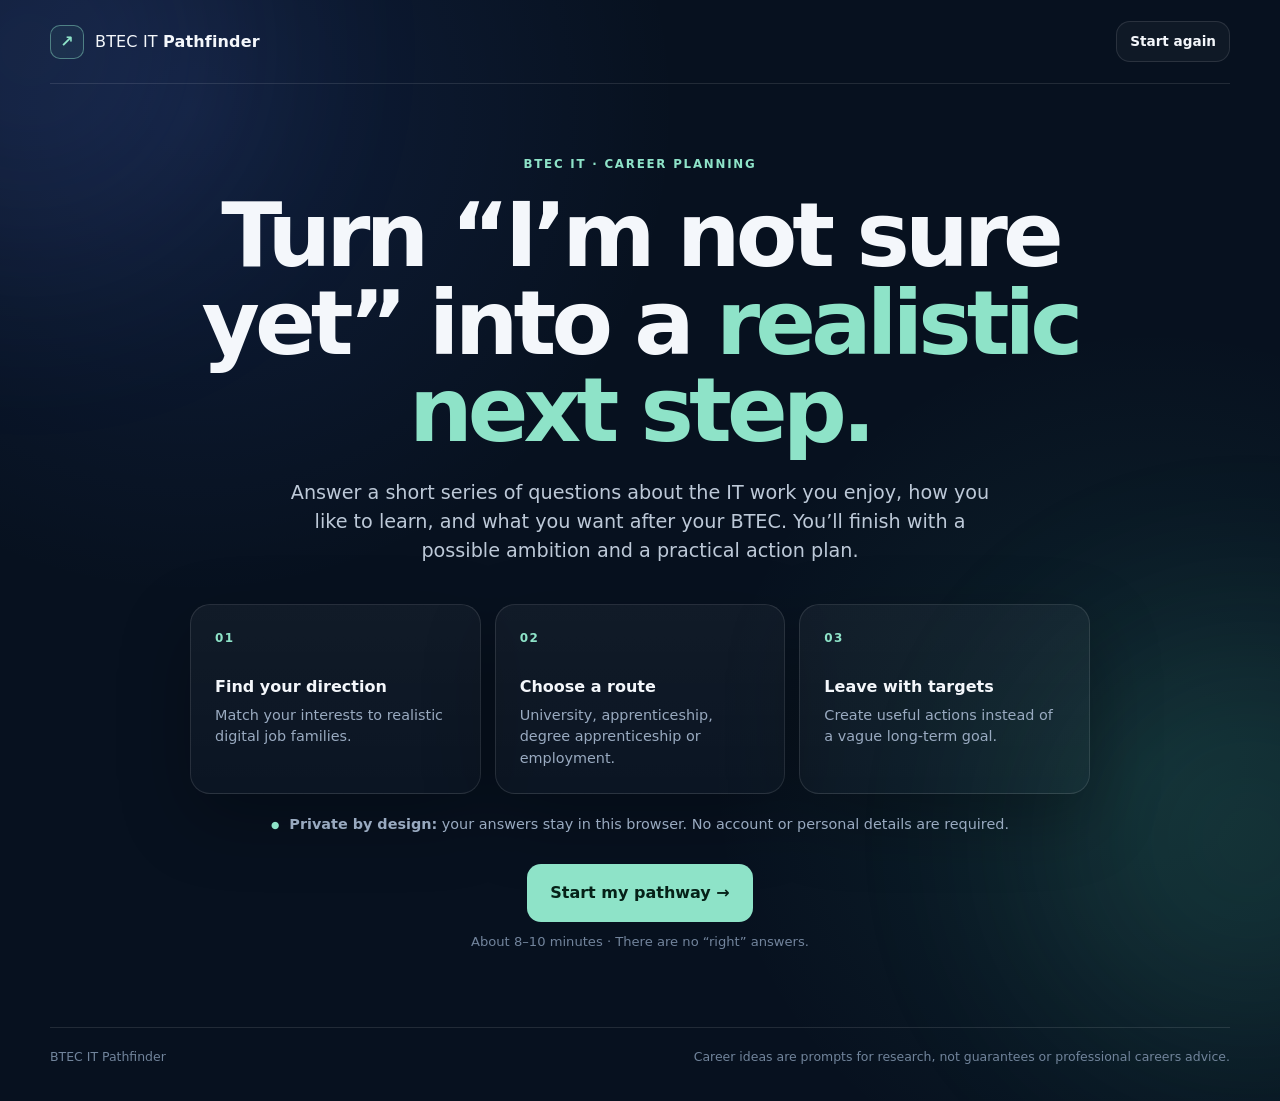
<file: index.html>
<!DOCTYPE html>
<html lang="en-GB">
<head>
  <meta charset="UTF-8" />
  <meta name="viewport" content="width=device-width, initial-scale=1.0" />
  <meta name="description" content="A BTEC IT career ambition and target-setting quiz." />
  <title>BTEC IT Pathfinder</title>
  <link rel="stylesheet" href="styles.css" />
</head>
<body>
  <div class="bg-orb orb-one"></div>
  <div class="bg-orb orb-two"></div>

  <header class="topbar">
    <a class="brand" href="#" aria-label="BTEC IT Pathfinder home">
      <span class="brand-mark" aria-hidden="true">↗</span>
      <span>BTEC IT <strong>Pathfinder</strong></span>
    </a>
    <button class="ghost-btn small" id="resetTop" type="button">Start again</button>
  </header>

  <main class="shell">
    <section id="welcomeScreen" class="screen active">
      <div class="hero">
        <div class="eyebrow">BTEC IT · CAREER PLANNING</div>
        <h1>Turn “I’m not sure yet” into a <span>realistic next step.</span></h1>
        <p class="hero-copy">
          Answer a short series of questions about the IT work you enjoy, how you like to learn,
          and what you want after your BTEC. You’ll finish with a possible ambition and a practical action plan.
        </p>

        <div class="feature-grid">
          <article class="mini-card">
            <div class="mini-icon">01</div>
            <h3>Find your direction</h3>
            <p>Match your interests to realistic digital job families.</p>
          </article>
          <article class="mini-card">
            <div class="mini-icon">02</div>
            <h3>Choose a route</h3>
            <p>University, apprenticeship, degree apprenticeship or employment.</p>
          </article>
          <article class="mini-card">
            <div class="mini-icon">03</div>
            <h3>Leave with targets</h3>
            <p>Create useful actions instead of a vague long-term goal.</p>
          </article>
        </div>

        <div class="privacy-note">
          <span aria-hidden="true">●</span>
          <p><strong>Private by design:</strong> your answers stay in this browser. No account or personal details are required.</p>
        </div>

        <button id="startBtn" class="primary-btn hero-btn" type="button">
          Start my pathway
          <span aria-hidden="true">→</span>
        </button>
        <p class="microcopy">About 8–10 minutes · There are no “right” answers.</p>
      </div>
    </section>

    <section id="quizScreen" class="screen">
      <div class="quiz-layout">
        <aside class="progress-panel">
          <div>
            <div class="eyebrow">YOUR PROGRESS</div>
            <div class="progress-number"><span id="progressCurrent">1</span><small>/ <span id="progressTotal">12</span></small></div>
          </div>
          <div class="progress-track" aria-hidden="true">
            <div id="progressFill" class="progress-fill"></div>
          </div>
          <p id="progressStage" class="stage-label">Starting point</p>
          <div class="stage-list">
            <div class="stage-item active" data-stage="0"><span></span>Starting point</div>
            <div class="stage-item" data-stage="1"><span></span>Your interests</div>
            <div class="stage-item" data-stage="2"><span></span>How you work</div>
            <div class="stage-item" data-stage="3"><span></span>Your next step</div>
          </div>
        </aside>

        <div class="question-card">
          <div id="questionTag" class="question-tag">QUESTION 1</div>
          <h2 id="questionText">Question text</h2>
          <p id="questionHelp" class="question-help"></p>
          <div id="options" class="options" role="group" aria-label="Answer options"></div>
          <div id="validation" class="validation" aria-live="polite"></div>
          <div class="question-nav">
            <button id="backBtn" class="ghost-btn" type="button">← Back</button>
            <button id="nextBtn" class="primary-btn" type="button">Continue →</button>
          </div>
        </div>
      </div>
    </section>

    <section id="resultsScreen" class="screen">
      <div class="results-head">
        <div class="eyebrow">YOUR PATHWAY IDEAS</div>
        <h1>Here are three directions worth exploring.</h1>
        <p>
          These are starting points, not labels. Read the matches, choose the one that feels most useful,
          then turn it into your own ambition.
        </p>
      </div>

      <div id="roleCards" class="role-grid"></div>

      <div class="route-panel">
        <div>
          <div class="eyebrow">ROUTE MATCH</div>
          <h2 id="routeTitle"></h2>
          <p id="routeCopy"></p>
        </div>
        <div class="route-score">
          <span id="routeBadge"></span>
          <small>suggested starting route</small>
        </div>
      </div>

      <div class="source-note">
        <strong>Before deciding:</strong> use current entry requirements and vacancies, not this quiz alone.
        The links at the end take you to official UK careers, university and apprenticeship research.
      </div>

      <div class="results-actions">
        <button id="editAnswersBtn" class="ghost-btn" type="button">← Review answers</button>
        <button id="buildPlanBtn" class="primary-btn" type="button">Build my action plan →</button>
      </div>
    </section>

    <section id="planScreen" class="screen">
      <div class="plan-head">
        <div>
          <div class="eyebrow">MY ACTION PLAN</div>
          <h1>Make the ambition yours.</h1>
          <p>Select a suggested role or write your own. Then edit any target so the plan is genuinely achievable for you.</p>
        </div>
        <div class="plan-status">
          <span>✓</span>
          <strong>Quiz complete</strong>
        </div>
      </div>

      <div class="plan-grid">
        <section class="plan-card ambition-card">
          <div class="section-kicker">01 · AMBITION</div>
          <label for="ambitionInput">My current ambition is:</label>
          <textarea id="ambitionInput" rows="4"></textarea>
          <p class="field-help">It is fine for this to change. A useful ambition is specific enough to research, but not so narrow that it closes off alternatives.</p>

          <div class="pathway-ladder">
            <div class="ladder-step current">
              <span>NOW</span>
              <strong>BTEC IT</strong>
            </div>
            <div class="ladder-line"></div>
            <div class="ladder-step">
              <span>NEXT</span>
              <strong id="ladderNext">Build skills & evidence</strong>
            </div>
            <div class="ladder-line"></div>
            <div class="ladder-step">
              <span>AFTER BTEC</span>
              <strong id="ladderRoute">Chosen route</strong>
            </div>
            <div class="ladder-line"></div>
            <div class="ladder-step target">
              <span>DIRECTION</span>
              <strong id="ladderRole">Role family</strong>
            </div>
          </div>
        </section>

        <section class="plan-card target-card">
          <div class="target-head">
            <div>
              <div class="section-kicker">02 · TARGETS</div>
              <h2>My next five actions</h2>
            </div>
            <button id="refreshTargets" class="text-btn" type="button">Regenerate suggestions</button>
          </div>
          <div id="targetList" class="target-list"></div>
        </section>
      </div>

      <section class="plan-card reflection-card">
        <div class="section-kicker">03 · REFLECTION</div>
        <div class="reflection-grid">
          <label>
            The target I need to start first is…
            <textarea id="priorityInput" rows="3" placeholder="Which action will make the biggest difference right now?"></textarea>
          </label>
          <label>
            I may need help with…
            <textarea id="supportInput" rows="3" placeholder="A skill, deadline, confidence issue, contact or resource…"></textarea>
          </label>
        </div>
      </section>

      <section class="research-card">
        <div>
          <div class="section-kicker">04 · CHECK IT AGAINST THE REAL WORLD</div>
          <h2>Research before you commit.</h2>
          <p>Compare actual roles, course entry requirements and live apprenticeship opportunities.</p>
        </div>
        <div class="research-links">
          <a href="https://nationalcareers.service.gov.uk/explore-careers/job-sector/digital" target="_blank" rel="noopener">National Careers Service <span>↗</span></a>
          <a href="https://www.ucas.com/explore/search/all" target="_blank" rel="noopener">UCAS course search <span>↗</span></a>
          <a href="https://www.gov.uk/apply-apprenticeship" target="_blank" rel="noopener">Find an apprenticeship <span>↗</span></a>
        </div>
      </section>

      <div class="export-bar">
        <div>
          <strong>Keep a copy of your plan</strong>
          <span>Your work is only stored on this device.</span>
        </div>
        <div class="export-actions">
          <button id="copyBtn" class="ghost-btn" type="button">Copy summary</button>
          <button id="downloadBtn" class="ghost-btn" type="button">Download .txt</button>
          <button id="printBtn" class="primary-btn" type="button">Print / Save PDF</button>
        </div>
      </div>
    </section>
  </main>

  <footer>
    <span>BTEC IT Pathfinder</span>
    <span>Career ideas are prompts for research, not guarantees or professional careers advice.</span>
  </footer>

  <script src="app.js"></script>
</body>
</html>
</file>
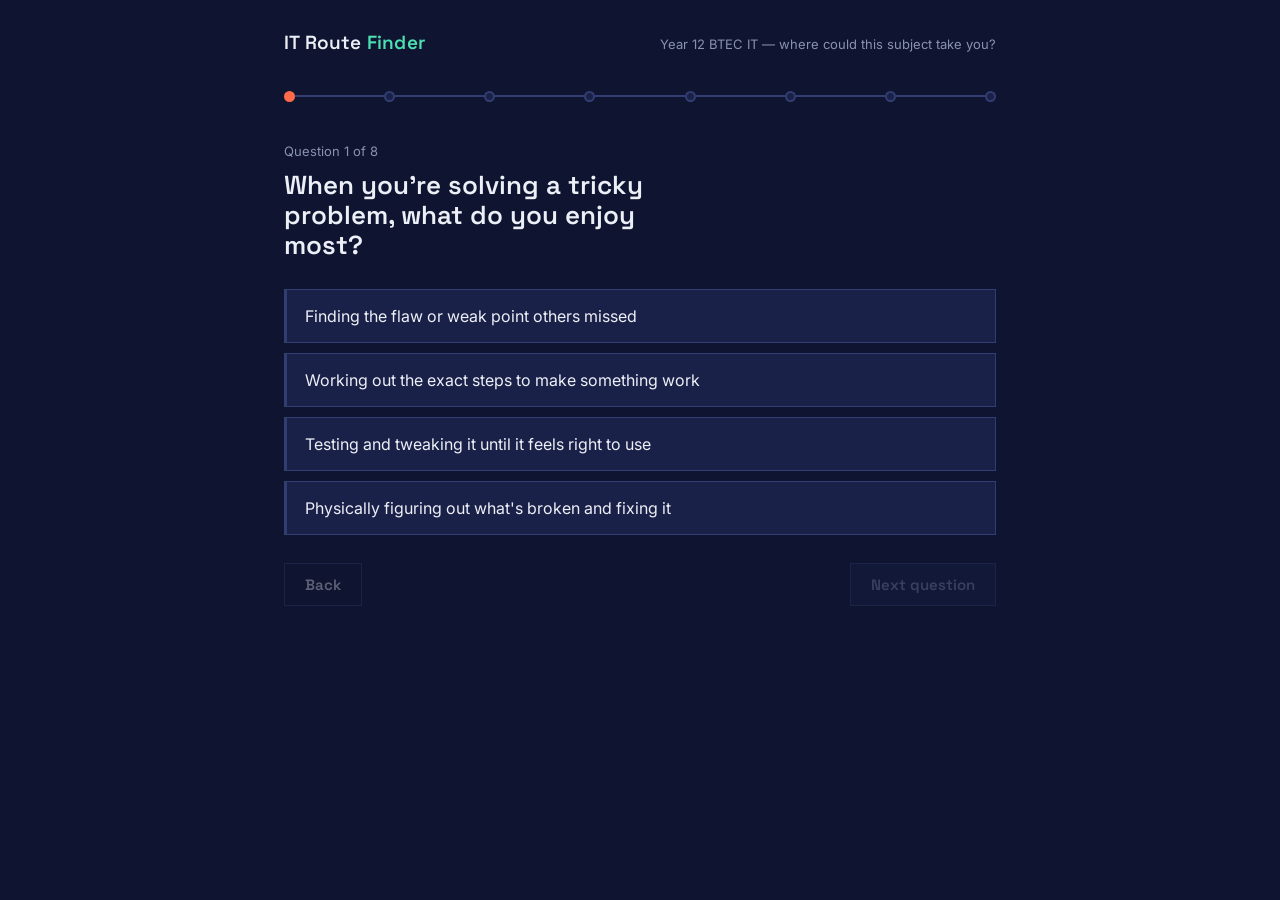
<file: index2.html>
<!DOCTYPE html>
<html lang="en">
<head>
<meta charset="UTF-8">
<meta name="viewport" content="width=device-width, initial-scale=1.0">
<title>IT Route Finder — where could Computing take you?</title>
<link rel="preconnect" href="https://fonts.googleapis.com">
<link rel="preconnect" href="https://fonts.gstatic.com" crossorigin>
<link href="https://fonts.googleapis.com/css2?family=Space+Grotesk:wght@500;600;700&family=Inter:wght@400;500;600&display=swap" rel="stylesheet">
<style>
  :root{
    --bg:#0F1530;
    --panel:#1A2148;
    --panel-hover:#212a58;
    --border:#323d72;
    --teal:#4CE0B3;
    --coral:#FF6B4A;
    --text:#EDEFF7;
    --muted:#8891B0;
    --radius:2px;
  }
  *{box-sizing:border-box;}
  body{
    margin:0;
    background:var(--bg);
    color:var(--text);
    font-family:'Inter',sans-serif;
    line-height:1.5;
    -webkit-font-smoothing:antialiased;
  }
  h1,h2,h3,.display{
    font-family:'Space Grotesk',sans-serif;
    font-weight:600;
    line-height:1.15;
    margin:0;
  }
  .wrap{
    max-width:760px;
    margin:0 auto;
    padding:32px 24px 80px;
  }
  .brand{
    display:flex;
    align-items:baseline;
    justify-content:space-between;
    gap:16px;
    margin-bottom:36px;
  }
  .brand h1{font-size:19px;letter-spacing:0.2px;}
  .brand span{color:var(--teal);}
  .brand small{color:var(--muted);font-size:13px;}

  /* ---- route progress ---- */
  .route{
    display:flex;
    align-items:center;
    margin-bottom:40px;
  }
  .route .seg{
    flex:1;
    height:2px;
    background:var(--border);
    position:relative;
  }
  .route .seg.done{background:var(--teal);}
  .route .node{
    width:11px;height:11px;
    border-radius:50%;
    background:var(--panel);
    border:2px solid var(--border);
    flex:0 0 auto;
  }
  .route .node.done{background:var(--teal);border-color:var(--teal);}
  .route .node.current{border-color:var(--coral);background:var(--coral);}

  .q-counter{color:var(--muted);font-size:13px;margin-bottom:10px;}
  .q-text{font-size:26px;margin-bottom:28px;max-width:22ch;}

  .option{
    display:block;
    width:100%;
    text-align:left;
    background:var(--panel);
    border:1px solid var(--border);
    border-left:3px solid var(--border);
    color:var(--text);
    font-family:'Inter',sans-serif;
    font-size:16px;
    padding:16px 18px;
    margin-bottom:10px;
    cursor:pointer;
    transition:border-color .12s ease, background .12s ease;
  }
  .option:hover{background:var(--panel-hover);border-left-color:var(--teal);}
  .option:focus-visible{outline:2px solid var(--teal);outline-offset:2px;}
  .option.selected{border-left-color:var(--coral);background:var(--panel-hover);}

  .nav-row{
    display:flex;
    justify-content:space-between;
    align-items:center;
    margin-top:28px;
  }
  .btn{
    font-family:'Space Grotesk',sans-serif;
    font-weight:600;
    font-size:15px;
    border:1px solid var(--border);
    background:transparent;
    color:var(--text);
    padding:11px 20px;
    cursor:pointer;
    transition:border-color .12s ease, color .12s ease;
  }
  .btn:hover{border-color:var(--teal);color:var(--teal);}
  .btn:disabled{opacity:0.35;cursor:not-allowed;}
  .btn.primary{
    background:var(--coral);
    border-color:var(--coral);
    color:#171012;
  }
  .btn.primary:hover{border-color:var(--coral);color:#171012;filter:brightness(1.08);}
  .btn.primary:disabled{background:var(--panel);border-color:var(--border);color:var(--muted);}

  /* ---- results ---- */
  .dest-label{color:var(--muted);font-size:13px;margin-bottom:6px;}
  .dest-name{font-size:32px;margin-bottom:6px;}
  .dest-tagline{color:var(--teal);font-size:16px;margin-bottom:18px;font-family:'Space Grotesk',sans-serif;font-weight:500;}
  .dest-blurb{font-size:16px;max-width:58ch;margin-bottom:8px;color:#DADEEE;}
  .close-match{color:var(--muted);font-size:14px;margin-bottom:32px;}
  .close-match strong{color:var(--text);}

  .stage-line{
    display:grid;
    grid-template-columns:repeat(4,1fr);
    gap:8px;
    margin:36px 0 40px;
    position:relative;
  }
  .stage-line::before{
    content:"";
    position:absolute;
    top:5px;left:5%;right:5%;
    height:2px;
    background:var(--border);
    z-index:0;
  }
  .stage{position:relative;z-index:1;}
  .stage .dot{width:12px;height:12px;border-radius:50%;background:var(--teal);margin-bottom:10px;}
  .stage .stage-label{font-family:'Space Grotesk',sans-serif;font-weight:600;font-size:13px;margin-bottom:4px;}
  .stage .stage-detail{color:var(--muted);font-size:12.5px;line-height:1.4;}

  section.block{margin-bottom:36px;}
  section.block h2{font-size:15px;color:var(--muted);font-weight:600;margin-bottom:14px;}

  .target{
    display:flex;
    align-items:flex-start;
    gap:12px;
    padding:12px 0;
    border-bottom:1px solid var(--border);
    cursor:pointer;
  }
  .target:last-child{border-bottom:none;}
  .target input{
    margin-top:3px;
    width:16px;height:16px;
    accent-color:var(--teal);
    flex:0 0 auto;
    cursor:pointer;
  }
  .target span{font-size:15.5px;}
  .target.checked span{color:var(--muted);text-decoration:line-through;}

  .routes-list{color:#DADEEE;font-size:15px;padding-left:18px;margin:0;}
  .routes-list li{margin-bottom:8px;}

  .footer-row{
    display:flex;
    gap:12px;
    margin-top:44px;
    flex-wrap:wrap;
  }

  @media (max-width:520px){
    .stage-line{grid-template-columns:repeat(2,1fr);row-gap:24px;}
    .stage-line::before{display:none;}
    .dest-name{font-size:26px;}
    .q-text{font-size:22px;}
  }

  @media (prefers-reduced-motion:reduce){
    *{transition:none !important;}
  }
</style>
</head>
<body>
<div class="wrap">

  <div class="brand">
    <h1>IT Route <span>Finder</span></h1>
    <small>Year 12 BTEC IT — where could this subject take you?</small>
  </div>

  <!-- QUIZ SCREEN -->
  <div id="quiz-screen">
    <div class="route" id="route" aria-hidden="true"></div>
    <div class="q-counter" id="qCounter"></div>
    <h2 class="q-text" id="qText"></h2>
    <div id="options"></div>
    <div class="nav-row">
      <button class="btn" id="backBtn">Back</button>
      <button class="btn primary" id="nextBtn" disabled>Next question</button>
    </div>
  </div>

  <!-- RESULTS SCREEN -->
  <div id="results-screen" hidden>
    <div class="dest-label">Your likely destination</div>
    <div class="dest-name" id="destName"></div>
    <div class="dest-tagline" id="destTagline"></div>
    <p class="dest-blurb" id="destBlurb"></p>
    <p class="close-match" id="closeMatch"></p>

    <div class="stage-line" id="stageLine"></div>

    <section class="block">
      <h2>Getting there from here</h2>
      <ul class="routes-list" id="routesList"></ul>
    </section>

    <section class="block">
      <h2>Your targets, starting now</h2>
      <div id="targetsList"></div>
    </section>

    <div class="footer-row">
      <button class="btn" id="retakeBtn">Retake the quiz</button>
      <button class="btn" id="printBtn">Print / save this page</button>
    </div>
  </div>

</div>

<script>
(function(){

  // ---------- DATA ----------

  const PATHWAYS = {
    cyber: {
      name: "Cybersecurity Analyst",
      tagline: "Keeping systems and data safe from attack",
      blurb: "You like finding the weak point before someone else does. Cybersecurity analysts test, monitor and defend networks against hackers — a fast-growing field with roles in banks, the NHS, government and tech firms.",
      y13: "Steer your BTEC project and optional units toward security topics wherever you get a choice",
      nextSteps: [
        "Apply through UCAS for a Cyber Security or Computer Science (Security) degree — most accept BTEC, some want Maths alongside it",
        "Look at Level 4 Cyber Security Technologist degree apprenticeships — you earn while you train",
        "Apply directly for a junior SOC analyst or IT security support role if you'd rather start working straight away"
      ],
      further: "Longer term: SOC analyst → security engineer → penetration tester or security architect, often backed by certifications like CompTIA Security+ and later CISSP",
      targets: [
        "Work through a beginner path on TryHackMe or Hack The Box properly, not just dabble",
        "Nail the fundamentals: TCP/IP, common ports, how a firewall and VPN actually work",
        "Start an informal CompTIA Security+ study plan for after you finish your BTEC",
        "Keep a short write-up of any security-related coursework — the start of a portfolio for interviews or a UCAS personal statement",
        "Follow one cybersecurity news source so you can talk confidently about a recent breach"
      ]
    },
    dev: {
      name: "Software Developer",
      tagline: "Building the apps and programs people use every day",
      blurb: "You enjoy the puzzle of getting code to work. Developers design, build and test the software behind websites, apps and games — one of the most in-demand careers in UK tech.",
      y13: "Use your BTEC project units to build something substantial you can actually show, not just something to hand in",
      nextSteps: [
        "Apply through UCAS for a Computer Science or Software Engineering degree",
        "Look at Level 4 Software Developer degree apprenticeships with employers like the NHS, BT or local digital agencies",
        "Apply directly for a junior developer or trainee software role if you'd rather start working now"
      ],
      further: "Longer term: junior developer → mid-level → senior, or specialise into web, mobile, backend or games as you go",
      targets: [
        "Pick one language — Python, JavaScript or C# — and finish one project beyond your coursework",
        "Put your code somewhere visible; a GitHub account is the standard, and worth starting now",
        "Practise the basics you'd be asked about at interview: variables, loops, functions, debugging your own code",
        "Check entry requirements for 3 specific university courses or degree apprenticeships, so you know exactly what you're working towards",
        "Try one free course (freeCodeCamp, Codecademy) to fill a gap your BTEC doesn't cover"
      ]
    },
    games: {
      name: "Games Developer",
      tagline: "Designing and coding the games people play",
      blurb: "You like building worlds and mechanics people can play with. Games developers combine code, design and creativity — working on anything from mobile games to major studio titles.",
      y13: "Use project units to finish one playable piece of work, rather than starting several that never get finished",
      nextSteps: [
        "Apply through UCAS for a Games Development or Games Design degree — check the engine/language focus matches your interests",
        "Look at games or software apprenticeships, though these are competitive and less common than other IT routes",
        "Build a portfolio on itch.io and apply directly for junior QA or junior developer roles as an alternative way in"
      ],
      further: "Longer term: junior developer/designer → specialise into gameplay programming, level design or technical art as your interests sharpen",
      targets: [
        "Finish one small but complete game in Unity or Godot — finished beats ambitious and unfinished",
        "Put it on itch.io so you have something concrete to link to on applications or a CV",
        "Study 2–3 games you admire and note specifically what makes the mechanics or level design work",
        "Research 3 specific games courses and compare what engines and languages they actually teach",
        "Consider QA testing as a realistic first step into a studio if development roles feel out of reach right now"
      ]
    },
    network: {
      name: "Network & Cloud Engineer",
      tagline: "Connecting the systems that keep everything online",
      blurb: "You like understanding how things connect and fixing what's broken. Network and cloud engineers build and maintain the infrastructure that keeps businesses, schools and services running.",
      y13: "Use practical and project units to get real hands-on time with networking equipment or virtual labs, not just theory",
      nextSteps: [
        "Apply through UCAS for a Computer Networks, Cloud Computing or Computer Science degree",
        "Look at Network Engineer or Cloud apprenticeships (Level 3–4) — a strong entry route many employers prefer over a degree",
        "Study for CompTIA Network+ now and apply directly for a junior network or infrastructure role"
      ],
      further: "Longer term: junior network engineer → cloud or infrastructure specialist, backed by certifications — Network+, then Cisco CCNA or a cloud provider's associate certification",
      targets: [
        "Build a small home lab, even a virtual one (Cisco Packet Tracer or a couple of old routers), and actually configure something",
        "Start working towards CompTIA Network+ — realistic to sit before or shortly after finishing your BTEC",
        "Get comfortable with basic cloud concepts using a free tier from AWS or Azure",
        "Research 3 network or cloud apprenticeship providers and note their entry requirements",
        "Practise explaining networking concepts simply — support and network interviews lean heavily on this"
      ]
    },
    data: {
      name: "Data Analyst",
      tagline: "Finding the story hidden inside numbers",
      blurb: "You like spotting patterns and making sense of information. Data analysts turn raw numbers into insights that help organisations make decisions — used in sport, business, health and more.",
      y13: "Choose project or optional units that let you work with a real dataset rather than a made-up example",
      nextSteps: [
        "Apply through UCAS for a Data Science, Maths with Computing, or Computer Science degree",
        "Look at Data Analyst degree apprenticeships (Level 4) — a strong route if you want to start earning sooner",
        "Apply directly for junior data or business analyst roles, especially if you can already show spreadsheet or SQL skills"
      ],
      further: "Longer term: junior analyst → data analyst → specialise into data science, analytics engineering or BI depending on how technical you want to go",
      targets: [
        "Get genuinely fluent in spreadsheets — pivot tables, VLOOKUP/XLOOKUP, and building a clean chart from messy data",
        "Learn the basics of SQL — it's expected in almost every entry-level data role",
        "Find one dataset you actually care about and produce a short analysis with a clear conclusion",
        "Research 3 specific data apprenticeships or degree courses and compare their entry requirements",
        "Try a free intro to Python for data (pandas) if you want to go beyond spreadsheets"
      ]
    },
    support: {
      name: "IT Support Technician",
      tagline: "The person people turn to when tech goes wrong",
      blurb: "You like fixing things and helping people. IT support technicians keep computers, networks and software running for organisations — a hands-on route into almost any tech career.",
      y13: "Use practical units and any work experience placements to get real face-to-face troubleshooting time",
      nextSteps: [
        "Apply directly for an IT Support Technician apprenticeship (Level 3) — a strong, realistic route straight from a BTEC",
        "Apply directly for a first- or second-line support role if you'd rather start working immediately",
        "Apply through UCAS for a BSc Information Technology if you'd prefer to keep a degree route open"
      ],
      further: "Longer term: 1st line → 2nd/3rd line support → systems administrator, or move sideways into networking or security once you have experience",
      targets: [
        "Work towards CompTIA A+ — a recognised, realistic certification to have by the time you apply for roles",
        "Get comfortable troubleshooting both Windows and at least one other OS, such as macOS or Linux",
        "Practise explaining a technical fix in plain language — this is tested directly in support interviews",
        "Look for any work experience or part-time role with an IT or support element, even informal",
        "Research 3 specific IT support apprenticeship employers in your area and check their entry requirements"
      ]
    },
    design: {
      name: "UX & Digital Media Designer",
      tagline: "Making digital things look good and work well",
      blurb: "You like the creative side of tech — how something looks, feels and is used. UX and digital media designers shape websites, apps and graphics so they're clear, useful and enjoyable.",
      y13: "Use project units to design something end-to-end — research, mockups, and a finished product — not just the final screens",
      nextSteps: [
        "Apply through UCAS for a UX Design, Digital Media, or Computer Science (design pathway) degree",
        "Look at digital or UX apprenticeships where available — check job boards regularly, as these are less common",
        "Build a portfolio and apply directly for junior digital design or junior UX roles"
      ],
      further: "Longer term: junior designer → UX/UI designer → specialise into product design or user research as you build experience",
      targets: [
        "Learn the basics of Figma properly — the industry standard, and free to learn",
        "Redesign a real app or website you use and write up why you made each choice, not just what you changed",
        "Build a simple portfolio site or folder with 2–3 finished pieces of work",
        "Research 3 specific UX or design courses or apprenticeships and compare what they actually cover",
        "Practise explaining your design decisions out loud — exactly what design interviews test"
      ]
    }
  };

  const QUESTIONS = [
    {
      text: "When you're solving a tricky problem, what do you enjoy most?",
      options: [
        {label:"Finding the flaw or weak point others missed", scores:{cyber:3, network:1}},
        {label:"Working out the exact steps to make something work", scores:{dev:3, data:1}},
        {label:"Testing and tweaking it until it feels right to use", scores:{games:2, design:2}},
        {label:"Physically figuring out what's broken and fixing it", scores:{support:3, network:1}}
      ]
    },
    {
      text: "Pick a project you'd actually enjoy in your free time.",
      options: [
        {label:"Build a small game or interactive story", scores:{games:3, dev:1}},
        {label:"Set up and organise a home network or a PC", scores:{network:3, support:1}},
        {label:"Collect and chart data about something you care about", scores:{data:3}},
        {label:"Design a poster, logo, or redesign how an app looks", scores:{design:3}}
      ]
    },
    {
      text: "Which headline would you actually stop and read?",
      options: [
        {label:"'Major company hit by cyberattack — how it happened'", scores:{cyber:3}},
        {label:"'The team behind a huge game on building its world'", scores:{games:2, design:1}},
        {label:"'How this app went from idea to a million users'", scores:{dev:2, design:1}},
        {label:"'The data behind a team's winning season'", scores:{data:3}}
      ]
    },
    {
      text: "How do you prefer to work?",
      options: [
        {label:"Alone, deep in a problem with no interruptions", scores:{dev:1, data:1, cyber:1}},
        {label:"In a small team, bouncing ideas around", scores:{games:1, design:1}},
        {label:"Helping people directly, one at a time", scores:{support:2}},
        {label:"Depends entirely on the day", scores:{dev:0.5, support:0.5, network:0.5}}
      ]
    },
    {
      text: "A friend's laptop won't turn on. What's your first instinct?",
      options: [
        {label:"Ask what happened right before it broke, then test things one by one", scores:{support:3, network:1}},
        {label:"Check if it's a software or virus issue, and how to stop it happening again", scores:{cyber:2, support:1}},
        {label:"Not really my thing, but I'd look up how to fix it", scores:{data:1, dev:1}},
        {label:"I'd rather build something new than fix something old", scores:{dev:1, games:1, design:1}}
      ]
    },
    {
      text: "Which of these would you rather get better at right now?",
      options: [
        {label:"Coding a program from scratch", scores:{dev:3}},
        {label:"Understanding how networks and the internet work", scores:{network:3}},
        {label:"Making something look great — layout, colour, design", scores:{design:3}},
        {label:"Reading and understanding data and statistics", scores:{data:3}}
      ]
    },
    {
      text: "Outside of IT itself, which of these interests you most?",
      options: [
        {label:"Maths and numbers", scores:{data:2, cyber:1, network:1}},
        {label:"Art, design or media", scores:{design:3, games:1}},
        {label:"Business and how organisations run", scores:{support:1, data:1}},
        {label:"Honestly, just computing on its own", scores:{dev:2, cyber:2, games:1}}
      ]
    },
    {
      text: "What's your plan for after this course, roughly?",
      options: [
        {label:"Get straight into a job or apprenticeship as soon as I can", scores:{support:2, network:1}},
        {label:"Go to university for a specific tech degree", scores:{dev:2, data:2, cyber:1}},
        {label:"Start my own thing eventually — an app, a game, a business", scores:{dev:1, games:2, design:1}},
        {label:"Not sure yet — I want to keep my options open", scores:{dev:0.5, support:0.5, design:0.5, data:0.5}}
      ]
    }
  ];

  // ---------- STATE ----------
  let current = 0;
  let selected = new Array(QUESTIONS.length).fill(null);

  const quizScreen = document.getElementById('quiz-screen');
  const resultsScreen = document.getElementById('results-screen');
  const routeEl = document.getElementById('route');
  const qCounter = document.getElementById('qCounter');
  const qText = document.getElementById('qText');
  const optionsEl = document.getElementById('options');
  const backBtn = document.getElementById('backBtn');
  const nextBtn = document.getElementById('nextBtn');

  function renderRoute(){
    routeEl.innerHTML = '';
    QUESTIONS.forEach((q,i)=>{
      const node = document.createElement('div');
      node.className = 'node' + (selected[i]!==null ? ' done' : '') + (i===current ? ' current' : '');
      routeEl.appendChild(node);
      if(i < QUESTIONS.length-1){
        const seg = document.createElement('div');
        seg.className = 'seg' + (selected[i]!==null ? ' done' : '');
        routeEl.appendChild(seg);
      }
    });
  }

  function renderQuestion(){
    const q = QUESTIONS[current];
    qCounter.textContent = 'Question ' + (current+1) + ' of ' + QUESTIONS.length;
    qText.textContent = q.text;
    optionsEl.innerHTML = '';
    q.options.forEach((opt, i)=>{
      const btn = document.createElement('button');
      btn.className = 'option' + (selected[current]===i ? ' selected' : '');
      btn.textContent = opt.label;
      btn.addEventListener('click', ()=>{
        selected[current] = i;
        renderQuestion();
        renderRoute();
      });
      optionsEl.appendChild(btn);
    });
    backBtn.disabled = current===0;
    nextBtn.disabled = selected[current]===null;
    nextBtn.textContent = current === QUESTIONS.length-1 ? 'See my route' : 'Next question';
    renderRoute();
  }

  backBtn.addEventListener('click', ()=>{
    if(current>0){ current--; renderQuestion(); }
  });

  nextBtn.addEventListener('click', ()=>{
    if(selected[current]===null) return;
    if(current < QUESTIONS.length-1){
      current++;
      renderQuestion();
    } else {
      showResults();
    }
  });

  function computeScores(){
    const totals = {cyber:0, dev:0, games:0, network:0, data:0, support:0, design:0};
    QUESTIONS.forEach((q,i)=>{
      const opt = q.options[selected[i]];
      Object.keys(opt.scores).forEach(k=>{ totals[k]+=opt.scores[k]; });
    });
    return totals;
  }

  function showResults(){
    const totals = computeScores();
    const ranked = Object.keys(totals).sort((a,b)=>totals[b]-totals[a]);
    const topKey = ranked[0];
    const secondKey = ranked[1];
    const top = PATHWAYS[topKey];
    const second = PATHWAYS[secondKey];

    document.getElementById('destName').textContent = top.name;
    document.getElementById('destTagline').textContent = top.tagline;
    document.getElementById('destBlurb').textContent = top.blurb;

    const closeMatch = document.getElementById('closeMatch');
    if(totals[secondKey] >= totals[topKey]*0.7 && totals[secondKey] > 0){
      closeMatch.innerHTML = 'Close second: <strong>' + second.name + '</strong> — worth a look too, since a lot of your answers pointed there as well.';
    } else {
      closeMatch.textContent = '';
    }

    // stage line
    const stageLine = document.getElementById('stageLine');
    const stages = [
      {label:'Now', detail:'Year 12 — build the habits below'},
      {label:'Year 13', detail: top.y13},
      {label:'After the BTEC', detail: top.nextSteps[0]},
      {label:'Destination', detail: top.name}
    ];
    stageLine.innerHTML = '';
    stages.forEach(s=>{
      const d = document.createElement('div');
      d.className = 'stage';
      d.innerHTML = '<div class="dot"></div><div class="stage-label">'+s.label+'</div><div class="stage-detail">'+s.detail+'</div>';
      stageLine.appendChild(d);
    });

    // next steps list
    const routesList = document.getElementById('routesList');
    routesList.innerHTML = '';
    top.nextSteps.forEach(r=>{
      const li = document.createElement('li');
      li.textContent = r;
      routesList.appendChild(li);
    });
    const furtherLi = document.createElement('li');
    furtherLi.textContent = top.further;
    routesList.appendChild(furtherLi);

    // targets
    const targetsList = document.getElementById('targetsList');
    targetsList.innerHTML = '';
    const storageKey = 'itrf_targets_' + topKey;
    let checkedState = {};
    try{ checkedState = JSON.parse(localStorage.getItem(storageKey) || '{}'); }catch(e){ checkedState = {}; }

    top.targets.forEach((t, idx)=>{
      const row = document.createElement('label');
      row.className = 'target' + (checkedState[idx] ? ' checked' : '');
      const cb = document.createElement('input');
      cb.type = 'checkbox';
      cb.checked = !!checkedState[idx];
      const span = document.createElement('span');
      span.textContent = t;
      row.appendChild(cb);
      row.appendChild(span);
      cb.addEventListener('change', ()=>{
        row.classList.toggle('checked', cb.checked);
        checkedState[idx] = cb.checked;
        try{ localStorage.setItem(storageKey, JSON.stringify(checkedState)); }catch(e){}
      });
      targetsList.appendChild(row);
    });

    quizScreen.hidden = true;
    resultsScreen.hidden = false;
    window.scrollTo({top:0, behavior:'smooth'});
  }

  document.getElementById('retakeBtn').addEventListener('click', ()=>{
    current = 0;
    selected = new Array(QUESTIONS.length).fill(null);
    resultsScreen.hidden = true;
    quizScreen.hidden = false;
    renderQuestion();
    window.scrollTo({top:0, behavior:'smooth'});
  });

  document.getElementById('printBtn').addEventListener('click', ()=>window.print());

  renderQuestion();
})();
</script>
</body>
</html>
</file>
<file: styles.css>
:root{
  --bg:#07111f;
  --panel:#0c192a;
  --panel-2:#102239;
  --line:rgba(255,255,255,.11);
  --muted:#99aac0;
  --text:#f4f7fb;
  --accent:#8ee3c8;
  --accent-2:#8bb8ff;
  --warn:#ffd28c;
  --shadow:0 25px 70px rgba(0,0,0,.28);
  --radius:24px;
}
*{box-sizing:border-box}
html{scroll-behavior:smooth}
body{
  margin:0;
  min-height:100vh;
  font-family:Inter, ui-sans-serif, system-ui, -apple-system, BlinkMacSystemFont, "Segoe UI", sans-serif;
  color:var(--text);
  background:
    radial-gradient(circle at 15% 10%, rgba(77,124,255,.12), transparent 33%),
    radial-gradient(circle at 90% 70%, rgba(88,224,183,.09), transparent 32%),
    var(--bg);
  line-height:1.5;
  overflow-x:hidden;
}
button,textarea{font:inherit}
button,a{touch-action:manipulation}
.bg-orb{
  position:fixed;
  width:420px;height:420px;
  border-radius:50%;
  filter:blur(110px);
  opacity:.12;
  pointer-events:none;
  z-index:-1;
}
.orb-one{background:#6f8cff;top:-160px;left:-180px}
.orb-two{background:#55d6ad;right:-180px;bottom:-150px}

.topbar{
  width:min(1180px,calc(100% - 40px));
  margin:0 auto;
  min-height:84px;
  display:flex;
  align-items:center;
  justify-content:space-between;
  border-bottom:1px solid var(--line);
}
.brand{
  color:var(--text);
  text-decoration:none;
  display:flex;
  align-items:center;
  gap:11px;
  letter-spacing:.01em;
}
.brand-mark{
  display:grid;place-items:center;
  width:34px;height:34px;
  border:1px solid rgba(142,227,200,.45);
  border-radius:10px;
  color:var(--accent);
  background:rgba(142,227,200,.06);
  font-weight:800;
}
.shell{width:min(1180px,calc(100% - 40px));margin:0 auto}
.screen{display:none;animation:fade .35s ease}
.screen.active{display:block}
@keyframes fade{from{opacity:0;transform:translateY(8px)}to{opacity:1;transform:none}}
.eyebrow{
  color:var(--accent);
  font-weight:800;
  letter-spacing:.15em;
  font-size:.74rem;
}
.hero{
  max-width:900px;
  margin:0 auto;
  padding:72px 0 62px;
  text-align:center;
}
.hero h1,.results-head h1,.plan-head h1{
  font-size:clamp(2.6rem,7vw,5.6rem);
  line-height:.98;
  letter-spacing:-.055em;
  margin:18px auto 24px;
  max-width:980px;
}
.hero h1 span{color:var(--accent)}
.hero-copy{
  color:#bdc9d8;
  font-size:clamp(1rem,2.1vw,1.2rem);
  max-width:720px;
  margin:0 auto 38px;
}
.feature-grid{
  display:grid;
  grid-template-columns:repeat(3,1fr);
  gap:14px;
  text-align:left;
  margin:38px 0 18px;
}
.mini-card,.question-card,.progress-panel,.role-card,.route-panel,.plan-card,.research-card,.export-bar{
  background:linear-gradient(180deg,rgba(255,255,255,.045),rgba(255,255,255,.018));
  border:1px solid var(--line);
  box-shadow:var(--shadow);
}
.mini-card{padding:24px;border-radius:20px}
.mini-icon{
  color:var(--accent);
  font-size:.75rem;
  font-weight:900;
  letter-spacing:.12em;
  margin-bottom:28px;
}
.mini-card h3{margin:0 0 6px;font-size:1rem}
.mini-card p{margin:0;color:var(--muted);font-size:.9rem}
.privacy-note{
  display:flex;
  align-items:center;
  justify-content:center;
  gap:10px;
  color:var(--muted);
  font-size:.9rem;
  margin:20px 0 28px;
}
.privacy-note span{color:var(--accent);font-size:.6rem}
.privacy-note p{margin:0}
.primary-btn,.ghost-btn{
  border-radius:14px;
  padding:13px 18px;
  border:1px solid transparent;
  font-weight:800;
  cursor:pointer;
  transition:.2s ease;
}
.primary-btn{
  background:var(--accent);
  color:#062118;
}
.primary-btn:hover{transform:translateY(-1px);filter:brightness(1.05)}
.ghost-btn{
  color:var(--text);
  background:rgba(255,255,255,.035);
  border-color:var(--line);
}
.ghost-btn:hover{background:rgba(255,255,255,.07)}
.ghost-btn.small{padding:9px 13px;font-size:.85rem}
.hero-btn{padding:16px 22px;min-width:210px}
.microcopy{color:#72849c;font-size:.82rem;margin-top:10px}

.quiz-layout{
  padding:48px 0 70px;
  display:grid;
  grid-template-columns:280px minmax(0,1fr);
  gap:22px;
  align-items:start;
}
.progress-panel{
  border-radius:22px;
  padding:26px;
  position:sticky;
  top:24px;
}
.progress-number{
  font-size:3.25rem;
  font-weight:800;
  letter-spacing:-.055em;
  margin:8px 0 17px;
}
.progress-number small{font-size:1rem;color:var(--muted);font-weight:600;letter-spacing:0}
.progress-track{
  height:7px;border-radius:999px;background:rgba(255,255,255,.08);overflow:hidden
}
.progress-fill{height:100%;width:8%;background:var(--accent);transition:width .3s ease}
.stage-label{font-size:.85rem;color:var(--accent);font-weight:700;margin:12px 0 26px}
.stage-list{display:grid;gap:14px}
.stage-item{
  display:flex;align-items:center;gap:10px;
  color:#71849b;font-size:.85rem;
}
.stage-item span{
  width:8px;height:8px;border-radius:50%;background:#34465d;flex:0 0 auto
}
.stage-item.active{color:var(--text)}
.stage-item.active span{background:var(--accent);box-shadow:0 0 0 5px rgba(142,227,200,.08)}
.question-card{
  border-radius:28px;
  padding:clamp(26px,5vw,54px);
  min-height:610px;
  display:flex;
  flex-direction:column;
}
.question-tag{font-size:.72rem;font-weight:900;letter-spacing:.14em;color:var(--accent)}
.question-card h2{
  margin:12px 0 8px;
  font-size:clamp(1.8rem,4vw,3rem);
  letter-spacing:-.04em;
  max-width:800px;
}
.question-help{margin:0 0 28px;color:var(--muted);max-width:720px}
.options{
  display:grid;
  grid-template-columns:repeat(2,minmax(0,1fr));
  gap:12px;
}
.option{
  border:1px solid var(--line);
  border-radius:17px;
  padding:18px;
  text-align:left;
  background:rgba(255,255,255,.025);
  color:var(--text);
  cursor:pointer;
  min-height:94px;
  transition:.18s ease;
  display:flex;
  gap:13px;
  align-items:flex-start;
}
.option:hover{border-color:rgba(142,227,200,.45);background:rgba(142,227,200,.04)}
.option.selected{
  border-color:var(--accent);
  background:rgba(142,227,200,.08);
  box-shadow:inset 0 0 0 1px rgba(142,227,200,.18);
}
.option-marker{
  width:26px;height:26px;border-radius:8px;
  display:grid;place-items:center;flex:0 0 auto;
  background:rgba(255,255,255,.06);
  color:#aebbc9;font-size:.72rem;font-weight:900;
}
.option.selected .option-marker{background:var(--accent);color:#062118}
.option strong{display:block;margin-bottom:3px}
.option span.option-copy{display:block;color:var(--muted);font-size:.86rem}
.validation{min-height:30px;color:var(--warn);padding:9px 2px;font-size:.9rem}
.question-nav{
  margin-top:auto;
  display:flex;
  justify-content:space-between;
  gap:12px;
  padding-top:20px;
  border-top:1px solid var(--line);
}

.results-head{padding:62px 0 30px}
.results-head h1{font-size:clamp(2.5rem,5.6vw,4.8rem);margin-left:0;max-width:800px}
.results-head p{max-width:720px;color:var(--muted);font-size:1.05rem}
.role-grid{display:grid;grid-template-columns:repeat(3,1fr);gap:15px}
.role-card{
  border-radius:22px;
  padding:24px;
  cursor:pointer;
  position:relative;
  transition:.2s ease;
  min-height:325px;
}
.role-card:hover{transform:translateY(-3px);border-color:rgba(142,227,200,.35)}
.role-card.selected{border-color:var(--accent);background:linear-gradient(180deg,rgba(142,227,200,.09),rgba(255,255,255,.02))}
.match-pill{
  display:inline-flex;
  padding:7px 10px;border-radius:999px;
  background:rgba(139,184,255,.1);
  color:#b7d1ff;
  font-size:.74rem;font-weight:800;
}
.role-card h3{font-size:1.45rem;letter-spacing:-.025em;margin:18px 0 7px}
.role-card p{color:var(--muted);font-size:.91rem}
.role-list{display:grid;gap:7px;margin:20px 0 22px;padding:0;list-style:none}
.role-list li{color:#cfdae6;font-size:.86rem}
.role-list li::before{content:"↗";color:var(--accent);margin-right:8px}
.choose-label{
  position:absolute;bottom:22px;left:24px;right:24px;
  color:var(--accent);font-size:.78rem;font-weight:800
}
.route-panel{
  border-radius:22px;
  margin:18px 0;
  padding:25px;
  display:flex;
  justify-content:space-between;
  gap:30px;
  align-items:center;
}
.route-panel h2{margin:8px 0 5px}
.route-panel p{margin:0;color:var(--muted);max-width:750px}
.route-score{
  min-width:170px;
  border-left:1px solid var(--line);
  padding-left:24px;
  display:flex;flex-direction:column;gap:5px
}
.route-score span{color:var(--accent);font-size:1.1rem;font-weight:900}
.route-score small{color:var(--muted)}
.source-note{
  padding:16px 18px;
  border-left:3px solid var(--accent-2);
  background:rgba(139,184,255,.05);
  color:#b9c8d8;
  border-radius:7px 14px 14px 7px;
  font-size:.9rem;
}
.results-actions{display:flex;justify-content:space-between;gap:12px;padding:28px 0 70px}

.plan-head{
  padding:52px 0 24px;
  display:flex;
  justify-content:space-between;
  align-items:flex-end;
  gap:20px;
}
.plan-head h1{font-size:clamp(2.4rem,5vw,4.6rem);margin:12px 0 12px}
.plan-head p{margin:0;color:var(--muted);max-width:760px}
.plan-status{display:flex;align-items:center;gap:10px;color:var(--accent);white-space:nowrap}
.plan-status span{
  width:30px;height:30px;display:grid;place-items:center;border-radius:50%;
  background:rgba(142,227,200,.1);border:1px solid rgba(142,227,200,.3)
}
.plan-grid{display:grid;grid-template-columns:.9fr 1.1fr;gap:16px}
.plan-card{border-radius:22px;padding:26px}
.section-kicker{font-size:.72rem;color:var(--accent);font-weight:900;letter-spacing:.12em;margin-bottom:14px}
.ambition-card label{display:block;font-weight:800;font-size:1.2rem;margin-bottom:10px}
textarea{
  width:100%;
  resize:vertical;
  color:var(--text);
  background:rgba(0,0,0,.18);
  border:1px solid var(--line);
  border-radius:14px;
  padding:14px;
  outline:none;
}
textarea:focus{border-color:var(--accent);box-shadow:0 0 0 3px rgba(142,227,200,.07)}
.field-help{color:var(--muted);font-size:.82rem}
.pathway-ladder{margin-top:26px}
.ladder-step{
  border:1px solid var(--line);
  border-radius:14px;padding:12px 14px;
  display:flex;justify-content:space-between;gap:16px;align-items:center
}
.ladder-step span{font-size:.67rem;letter-spacing:.1em;color:var(--muted);font-weight:800}
.ladder-step strong{font-size:.88rem;text-align:right}
.ladder-step.current{background:rgba(255,255,255,.03)}
.ladder-step.target{border-color:rgba(142,227,200,.4);background:rgba(142,227,200,.05)}
.ladder-line{width:1px;height:13px;background:var(--line);margin-left:19px}
.target-head{display:flex;justify-content:space-between;gap:15px;align-items:flex-start}
.target-head h2{margin:0 0 14px}
.text-btn{border:0;background:none;color:var(--accent);font-weight:800;cursor:pointer;padding:4px}
.target-list{display:grid;gap:10px}
.target-row{
  border:1px solid var(--line);
  border-radius:14px;
  padding:12px;
  display:grid;
  grid-template-columns:35px 1fr;
  gap:10px;
  background:rgba(255,255,255,.02);
}
.target-num{
  width:30px;height:30px;border-radius:10px;display:grid;place-items:center;
  background:rgba(142,227,200,.08);color:var(--accent);font-weight:900;font-size:.77rem
}
.target-row textarea{min-height:68px;padding:10px;font-size:.88rem}
.reflection-card{margin-top:16px}
.reflection-grid{display:grid;grid-template-columns:1fr 1fr;gap:15px}
.reflection-grid label{font-weight:800;font-size:.9rem}
.reflection-grid textarea{margin-top:9px;font-weight:400}
.research-card{
  margin-top:16px;border-radius:22px;padding:26px;
  display:grid;grid-template-columns:1fr 1fr;gap:26px;align-items:center
}
.research-card h2{margin:5px 0}.research-card p{color:var(--muted);margin:0}
.research-links{display:grid;gap:8px}
.research-links a{
  color:var(--text);text-decoration:none;border:1px solid var(--line);padding:12px 14px;
  border-radius:12px;display:flex;justify-content:space-between;background:rgba(255,255,255,.02)
}
.research-links a:hover{border-color:rgba(142,227,200,.4)}
.research-links span{color:var(--accent)}
.export-bar{
  margin:16px 0 60px;border-radius:22px;padding:22px 25px;
  display:flex;align-items:center;justify-content:space-between;gap:20px
}
.export-bar>div:first-child{display:flex;flex-direction:column}
.export-bar span{color:var(--muted);font-size:.84rem}
.export-actions{display:flex;gap:8px;flex-wrap:wrap;justify-content:flex-end}
footer{
  width:min(1180px,calc(100% - 40px));margin:0 auto;
  padding:20px 0 34px;border-top:1px solid var(--line);
  display:flex;justify-content:space-between;gap:20px;color:#71849b;font-size:.78rem
}

@media(max-width:900px){
  .feature-grid,.role-grid,.plan-grid,.research-card{grid-template-columns:1fr}
  .quiz-layout{grid-template-columns:1fr}
  .progress-panel{position:static;display:grid;grid-template-columns:auto 1fr;column-gap:18px}
  .stage-list{display:none}
  .stage-label{margin-bottom:0}
  .options{grid-template-columns:1fr}
  .plan-head{align-items:flex-start;flex-direction:column}
}
@media(max-width:640px){
  .topbar,.shell,footer{width:min(100% - 24px,1180px)}
  .hero{padding-top:44px}
  .hero h1{font-size:2.7rem}
  .feature-grid{gap:9px}
  .mini-card{padding:18px}
  .privacy-note{align-items:flex-start;text-align:left}
  .question-card{padding:24px 18px;min-height:580px}
  .progress-panel{padding:18px}
  .route-panel,.export-bar{align-items:flex-start;flex-direction:column}
  .route-score{border-left:0;border-top:1px solid var(--line);padding:14px 0 0;width:100%}
  .reflection-grid{grid-template-columns:1fr}
  .results-actions,.question-nav{gap:8px}
  .results-actions button,.question-nav button{flex:1}
  .export-actions{width:100%}
  .export-actions button{flex:1;min-width:140px}
  footer{flex-direction:column}
}
/* Kept outside the interactive layout; printed as selectable, flowing text. */
#printPlan{display:none}
@page{size:A4;margin:18mm}
@media print{
  html,body{background:#fff!important;color:#111!important;overflow:visible!important;min-height:0}
  body > :not(#printPlan){display:none!important}
  #printPlan{
    display:block!important;
    font-family:Arial,sans-serif;
    font-size:11pt;
    line-height:1.5;
    width:auto;
    margin:0;
    color:#111;
  }
  #printPlan h1{font-size:21pt;line-height:1.2;margin:0 0 12pt;letter-spacing:normal}
  #printPlan h2{font-size:14pt;margin:18pt 0 6pt;color:#155e55}
  #printPlan h3{font-size:11pt;margin:10pt 0 4pt}
  #printPlan h1,#printPlan h2,#printPlan h3{break-after:avoid;page-break-after:avoid}
  #printPlan p{
    margin:0 0 8pt;
    white-space:pre-wrap;
    overflow-wrap:anywhere;
    orphans:3;
    widows:3;
  }
  #printPlan a{color:#111;text-decoration:underline;overflow-wrap:anywhere}
}


.card-subhead{
  margin-top:14px;
  color:#7f91a9;
  font-size:.68rem;
  font-weight:900;
  letter-spacing:.1em;
  text-transform:uppercase;
}
.course-line{
  margin:7px 0 45px!important;
  color:#d4deea!important;
  font-size:.82rem!important;
  line-height:1.45;
}
</file>
